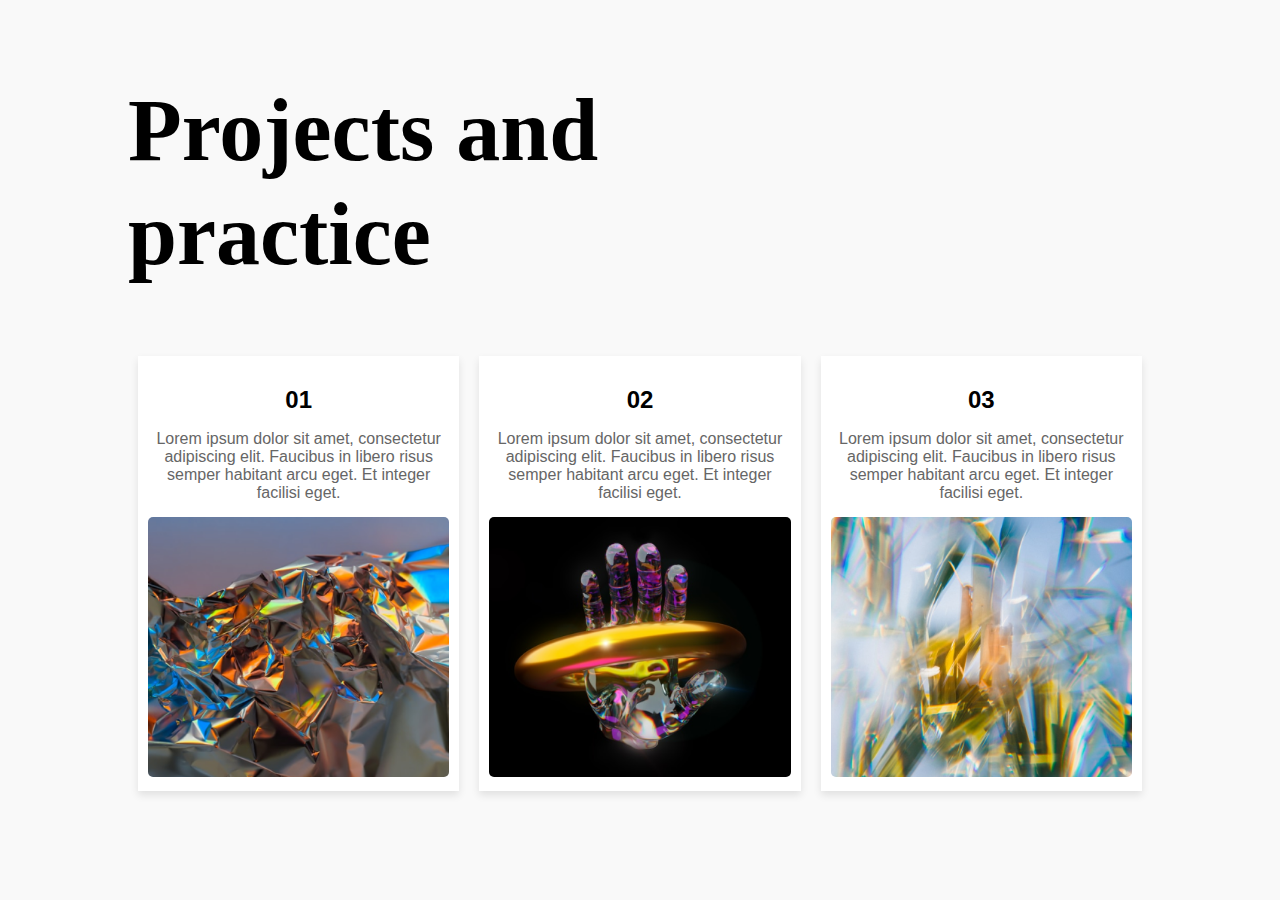
<file: index.html>
<!DOCTYPE html>
<html lang="en">
<head>
    <meta charset="UTF-8">
    <meta name="viewport" content="width=device-width, initial-scale=1.0">
    <title>PUSING</title>
    <link rel="stylesheet" href="styles.css">
</head>
<body>
    <div class="container">
        <h1>Projects and practice</h1>
            
        <div class="projects">
            <div class="project">
                <h2>01</h2>
                <p>Lorem ipsum dolor sit amet, consectetur adipiscing elit. Faucibus in libero risus semper habitant arcu eget. Et integer facilisi eget.</p>
                <img src="image/Frame 14165 (1).png" alt="Project 1">
            </div>
            <div class="project">
                <h2>02</h2>
                <p>Lorem ipsum dolor sit amet, consectetur adipiscing elit. Faucibus in libero risus semper habitant arcu eget. Et integer facilisi eget.</p>
                <img src="image/Frame 14165.png" alt="Project 2">
            </div>
            <div class="project">
                <h2>03</h2>
                <p>Lorem ipsum dolor sit amet, consectetur adipiscing elit. Faucibus in libero risus semper habitant arcu eget. Et integer facilisi eget.</p>
                <img src="image/Frame 14165 (2).png" alt="Project 3">
            </div>
        </div>
    </div>
</body>
</html>
</file>
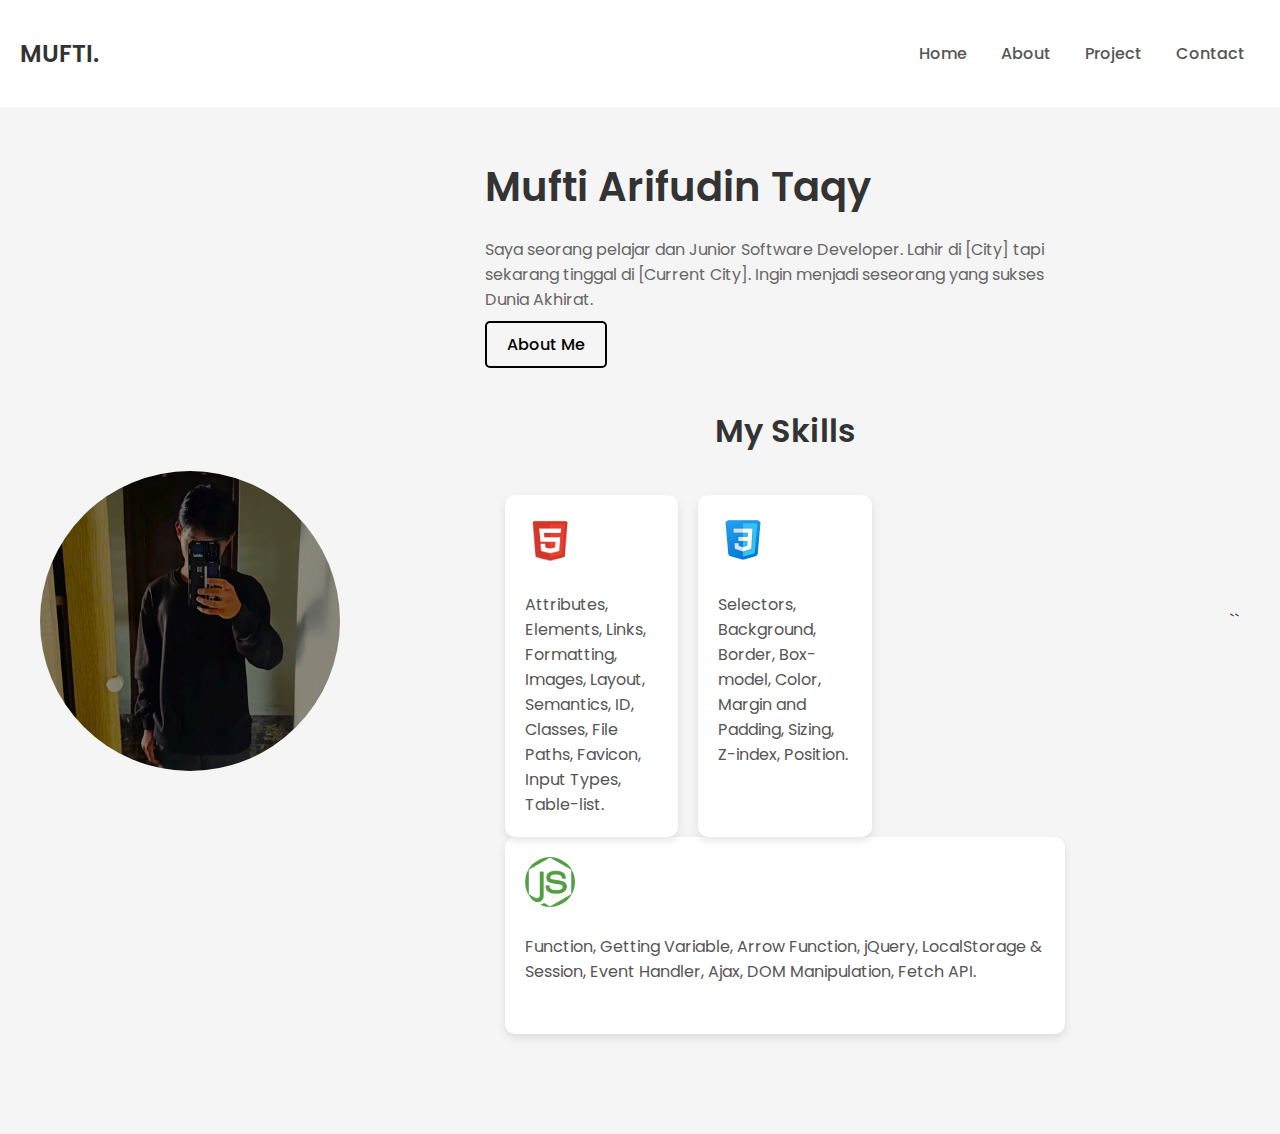
<file: waw.html>
<!DOCTYPE html>
<html lang="en">
<head>
    <meta charset="UTF-8">
    <meta name="viewport" content="width=device-width, initial-scale=1.0">
    <title>Mufti Arifudin Taqy Portfolio</title>
    <link href="https://fonts.googleapis.com/css2?family=Poppins:wght@400;600&display=swap" rel="stylesheet">
    <style>
        body {
            font-family: 'Poppins', sans-serif;
            margin: 0;
            padding: 0;
            background: #f5f5f5;
            color: #333;
        }
        header {
            display: flex;
            justify-content: space-between;
            align-items: center;
            padding: 20px;
            background-color: #ffffff;
        }
        header h1 {
            font-size: 1.5rem;
            font-weight: 600;
            color: #333;
        }
        nav a {
            margin: 0 15px;
            text-decoration: none;
            color: #555;
            font-weight: 500;
        }
        nav a:hover {
            color: #000;
        }
        .container {
            display: flex;
            justify-content: space-between;
            align-items: center;
            max-width: 1200px;
            margin: 50px auto;
            padding: 0 20px;
        }
        .container img {
            width: 300px;
            height: 300px;
            border-radius: 50%;
            object-fit: cover;
        }
        .text-section {
            max-width: 600px;
        }
        .text-section h2 {
            font-size: 2.5rem;
            margin: 0;
            font-weight: 600;
            color: #333;
        }
        .text-section p {
            font-size: 1rem;
            margin: 20px 0;
            color: #666;
        }
        .text-section a {
            padding: 10px 20px;
            border: 2px solid #000;
            color: #000;
            text-decoration: none;
            font-weight: 500;
            border-radius: 5px;
            transition: all 0.3s ease;
        }
        .text-section a:hover {
            background-color: #000;
            color: #fff;
        }
        #skills {
    


  
background-color: #f5f5f5;
    padding: 50px 20px;
    
    

   
text-align: center;
}

#skills h2 {
    font-size: 2rem;
    margin-bottom: 40px;
    
   
font-weight: 600;
    color: #333;
}







.skills-container {
    
    

   
display: grid;
    


  
grid-template-columns: repeat(3, 1fr); /* Three equal-width columns */
    gap: 20px;
    
    
max-width: 1200px;
    
    
margin: 0 auto; /* Center the grid within the container */
}

.skill-card {
    
background-color: #fff;
    
    
border-radius: 10px;
    box-shadow: 0 4px 8px rgba(0, 0, 0, 0.1);
    padding: 20px;
    

text-align: left;
    transition: transform 0.3s ease-in-out;
}

.skill-card:hover {
    transform: translateY(-5px);
}

.skill-card img {
    
    
width: 50px;
    height: 50px;
    
 
margin-bottom: 20px;
}
.skill-card p {
font-size: 1rem;  
color: #555;
    margin: 0;
    min-height: 80px; /* Ensure all cards have the same height */
}
        @media (max-width: 768px) {
    
    
.skills-container {
        
       
grid-template-columns: repeat(2, 1fr); /* Two columns on medium screens */
    }
}


    




    
@media (max-width: 480px) {
    
   
.skills-container {
        
       
grid-template-columns: 1fr; /* One column on small screens */
    }
}

    



   
    </style>
</head>
<body>

<header>
    <h1>MUFTI.</h1>
    <nav>
        <a href="#home">Home</a>
        <a href="#about">About</a>
        <a href="#project">Project</a>
        <a href="#contact">Contact</a>
    </nav>
</header>

<div class="container">
    <img src="image/Screenshot 2024-08-15 100222.png" alt="Mufti Arifudin Taqy">
    <div class="text-section">
        <h2>Mufti Arifudin Taqy</h2>
        <p>Saya seorang pelajar dan Junior Software Developer. Lahir di [City] tapi sekarang tinggal di [Current City]. Ingin menjadi seseorang yang sukses Dunia Akhirat.</p>
        <a href="#about">About Me</a>
        <section id="skills">
            <h2>My Skills</h2>
            
            <div class="skills-container">
                
             <div class="skill-card">
                    <img src="image/Other-html-5-icon.png" alt="HTML5">
             <p>Attributes, Elements, Links, Formatting, Images, Layout, Semantics, ID, Classes, File Paths, Favicon, Input Types, Table-list.</p>         
 </div>
        <div class="skill-card">
                     <img src="image/css3.png" alt="CSS3">
                     <p>Selectors, Background, Border, Box-model, Color, Margin and Padding, Sizing, Z-index, Position.</p>
             </div>
        </div>
                <div class="skill-card">
                    <img src="image/nodejs-logo-FBE122E377-seeklogo.com.png" alt="JavaScript">
                     <p>Function, Getting Variable, Arrow Function, jQuery, LocalStorage & Session, Event Handler, Ajax, DOM Manipulation, Fetch API.</p>
  </div>
                <!-- Add more skills as needed -->
             </div>
         </section>
     ``
    </div>
</div>

</body>
</html>
</file>
<file: styles.css>
body {
  font-family: Arial, sans-serif;
  margin: 0;
  padding: 0;
  background-color: #f9f9f9;
}

.container {
  width: 80%;
  margin: 0 auto;
  padding: 20px;
  flex-wrap: wrap;
}

h1 {
  font-family: Avenir;
  font-size: 88px;
  font-weight: 800;
  line-height: 104px;
  text-align: left;
  width: 531px;
  height: 208px;
  top: 64px;
  left: 64px;
  gap: 0px;
  opacity: 0px;
  flex-wrap: wrap;
  
}

.projects {
  display: flex;
  flex-wrap: wrap; 
  justify-content: space-between;
}

.project {
  flex: 1 1 30%;
  margin: 10px; 
  box-sizing: border-box;
  width: 30%;
  background-color: white;
  padding: 10px;
  box-shadow: 0 4px 8px rgba(0, 0, 0, 0.1);
  text-align: center;
}

.project h2 {
  font-size: 1.5em;
  margin-bottom: 10px;
}

.project p {
  font-size: 1em;
  margin-bottom: 15px;
  color: #666;
}

.project img {
  width: 100%;
  height: auto;
  border-radius: 5px;
  object-fit: cover;
}

@media (max-width: 768px) {
  .project {
    flex: 1 1 45%; 
  }

  h1{
    font-size: 50px;
  }
}

@media (max-width: 480px) {
  .project {
    flex: 1 1 100%;
  }
}
</file>
